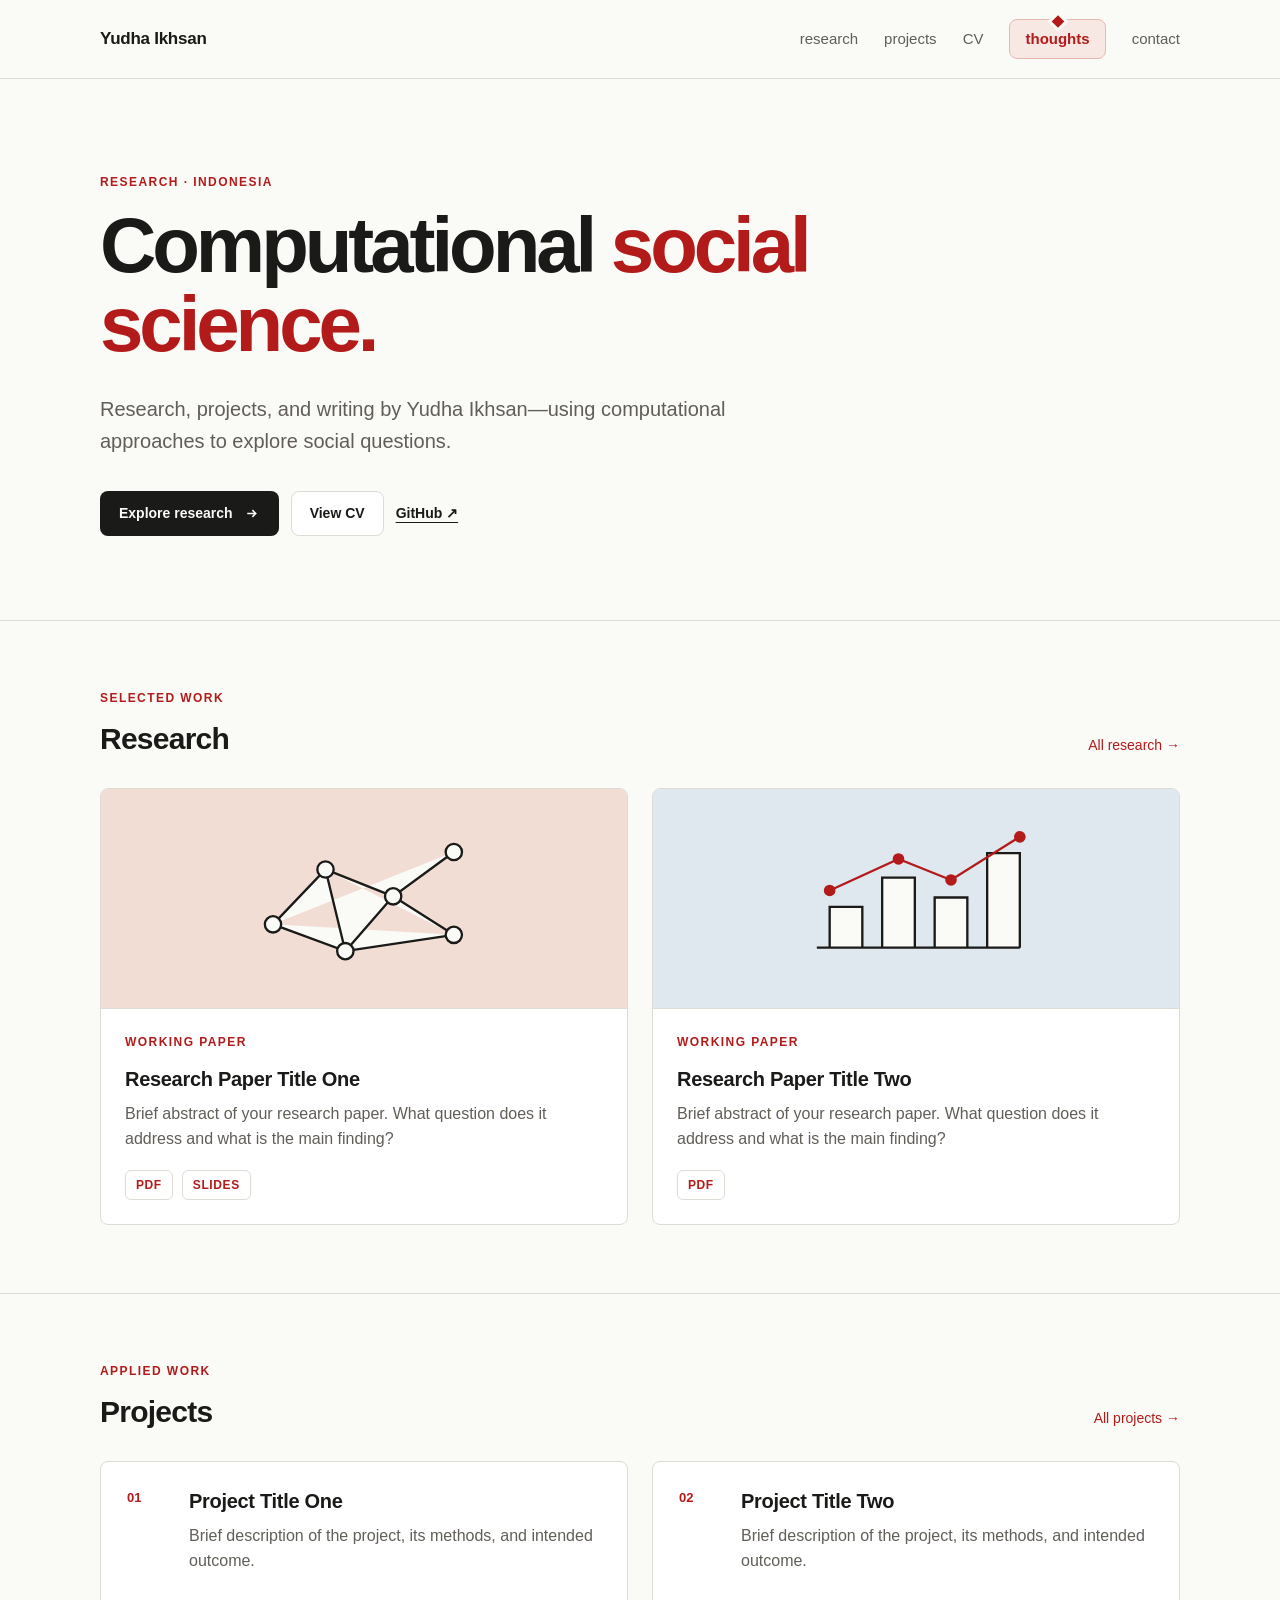
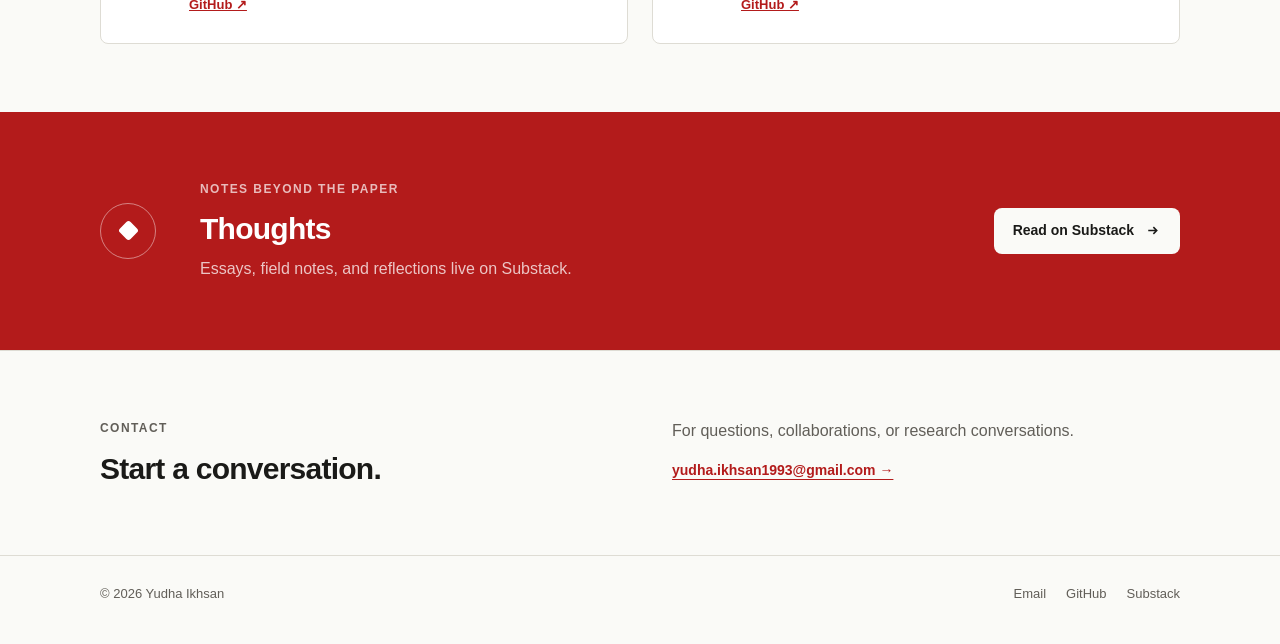
<file: index.html>
<!doctype html>
<html lang="en">
<head>
  <meta charset="utf-8">
  <meta name="viewport" content="width=device-width, initial-scale=1">
  <meta name="description" content="Yudha Ikhsan researches computational social science.">
  <meta name="theme-color" content="#fafaf7">
  <title>Yudha Ikhsan — Computational Social Science</title>
  <link rel="stylesheet" href="styles.css">
  <script src="script.js" defer></script>
</head>
<body>
<a class="skip-link" href="#main">Skip to content</a>
<header class="site-header">
  <div class="shell header-inner">
    <a class="brand" href="index.html" aria-label="Yudha Ikhsan home">Yudha Ikhsan</a>
    <button class="menu-toggle" type="button" aria-expanded="false" aria-controls="site-nav">
      <span></span><span></span><span></span><span class="sr-only">Menu</span>
    </button>
    <nav class="site-nav" id="site-nav" aria-label="Primary navigation">
      <a href="research.html">research</a><a href="projects.html">projects</a><a href="cv.html">CV</a>
      <a class="thoughts-link" href="https://substack.com/@yudhaikhsan" target="_blank" rel="noopener noreferrer" aria-label="Read thoughts on Substack, opens in a new tab">thoughts</a>
      <a href="contact.html">contact</a>
    </nav>
  </div>
</header>
<main id="main">
<section class="hero shell">
  <p class="eyebrow">Research · Indonesia</p>
  <h1>Computational <span>social science.</span></h1>
  <p class="hero-lede">Research, projects, and writing by Yudha Ikhsan—using computational approaches to explore social questions.</p>
  <div class="hero-actions">
    <a class="button primary" href="research.html">Explore research <svg aria-hidden="true" viewBox="0 0 20 20"><path d="M5 10h10M11 6l4 4-4 4"/></svg></a>
    <a class="button secondary" href="cv.html">View CV</a>
    <a class="text-link" href="https://github.com/yudaikhsan" target="_blank" rel="noopener noreferrer">GitHub ↗</a>
  </div>
</section>

<section class="section ruled">
  <div class="shell">
    <div class="section-heading"><div><p class="kicker">Selected work</p><h2>Research</h2></div><a href="research.html">All research →</a></div>
    <div class="card-grid two">
      <article class="feature-card">
        <div class="card-art warm"><svg aria-hidden="true" viewBox="0 0 240 140" class="card-art-svg">
      <path d="M42 92 87 45l58 23 52-38M87 45l17 70 41-47 52 33M42 92l62 23 93-14"/>
      <circle cx="42" cy="92" r="7"/><circle cx="87" cy="45" r="7"/><circle cx="104" cy="115" r="7"/>
      <circle cx="145" cy="68" r="7"/><circle cx="197" cy="30" r="7"/><circle cx="197" cy="101" r="7"/>
    </svg></div>
        <div class="card-content"><p class="card-label">Working paper</p><h3><a href="research.html">Research Paper Title One</a></h3><p>Brief abstract of your research paper. What question does it address and what is the main finding?</p><div class="card-links"><a href="#">PDF</a><a href="#">Slides</a></div></div>
      </article>
      <article class="feature-card">
        <div class="card-art cool"><svg aria-hidden="true" viewBox="0 0 240 140" class="card-art-svg">
      <path d="M35 112h174M46 112V77h28v35M91 112V52h28v60M136 112V69h28v43M181 112V31h28v81"/>
      <path class="accent-stroke" d="m46 63 59-27 45 18 59-37"/>
      <circle class="accent-fill" cx="46" cy="63" r="5"/><circle class="accent-fill" cx="105" cy="36" r="5"/>
      <circle class="accent-fill" cx="150" cy="54" r="5"/><circle class="accent-fill" cx="209" cy="17" r="5"/>
    </svg></div>
        <div class="card-content"><p class="card-label">Working paper</p><h3><a href="research.html">Research Paper Title Two</a></h3><p>Brief abstract of your research paper. What question does it address and what is the main finding?</p><div class="card-links"><a href="#">PDF</a></div></div>
      </article>
    </div>
  </div>
</section>

<section class="section ruled">
  <div class="shell">
    <div class="section-heading"><div><p class="kicker">Applied work</p><h2>Projects</h2></div><a href="projects.html">All projects →</a></div>
    <div class="compact-grid">
      <article class="compact-card"><span class="index">01</span><div><h3><a href="projects.html">Project Title One</a></h3><p>Brief description of the project, its methods, and intended outcome.</p><a class="micro-link" href="#">GitHub ↗</a></div></article>
      <article class="compact-card"><span class="index">02</span><div><h3><a href="projects.html">Project Title Two</a></h3><p>Brief description of the project, its methods, and intended outcome.</p><a class="micro-link" href="#">GitHub ↗</a></div></article>
    </div>
  </div>
</section>

<section class="thoughts-panel section">
  <div class="shell thoughts-layout">
    <div class="thoughts-symbol" aria-hidden="true"><span></span></div>
    <div><p class="kicker">Notes beyond the paper</p><h2>Thoughts</h2><p>Essays, field notes, and reflections live on Substack.</p></div>
    <a class="button light" href="https://substack.com/@yudhaikhsan" target="_blank" rel="noopener noreferrer">Read on Substack <svg aria-hidden="true" viewBox="0 0 20 20"><path d="M5 10h10M11 6l4 4-4 4"/></svg></a>
  </div>
</section>

<section class="section ruled">
  <div class="shell contact-band">
    <div><p class="kicker">Contact</p><h2>Start a conversation.</h2></div>
    <div><p>For questions, collaborations, or research conversations.</p><a class="text-link accent" href="mailto:yudha.ikhsan1993@gmail.com">yudha.ikhsan1993@gmail.com →</a></div>
  </div>
</section></main>
<footer class="site-footer">
  <div class="shell footer-inner">
    <span>© <span data-current-year></span> Yudha Ikhsan</span>
    <div class="footer-links">
      <a href="mailto:yudha.ikhsan1993@gmail.com">Email</a>
      <a href="https://github.com/yudaikhsan" target="_blank" rel="noopener noreferrer">GitHub</a>
      <a href="https://substack.com/@yudhaikhsan" target="_blank" rel="noopener noreferrer">Substack</a>
    </div>
  </div>
</footer>
</body>
</html>
</file>
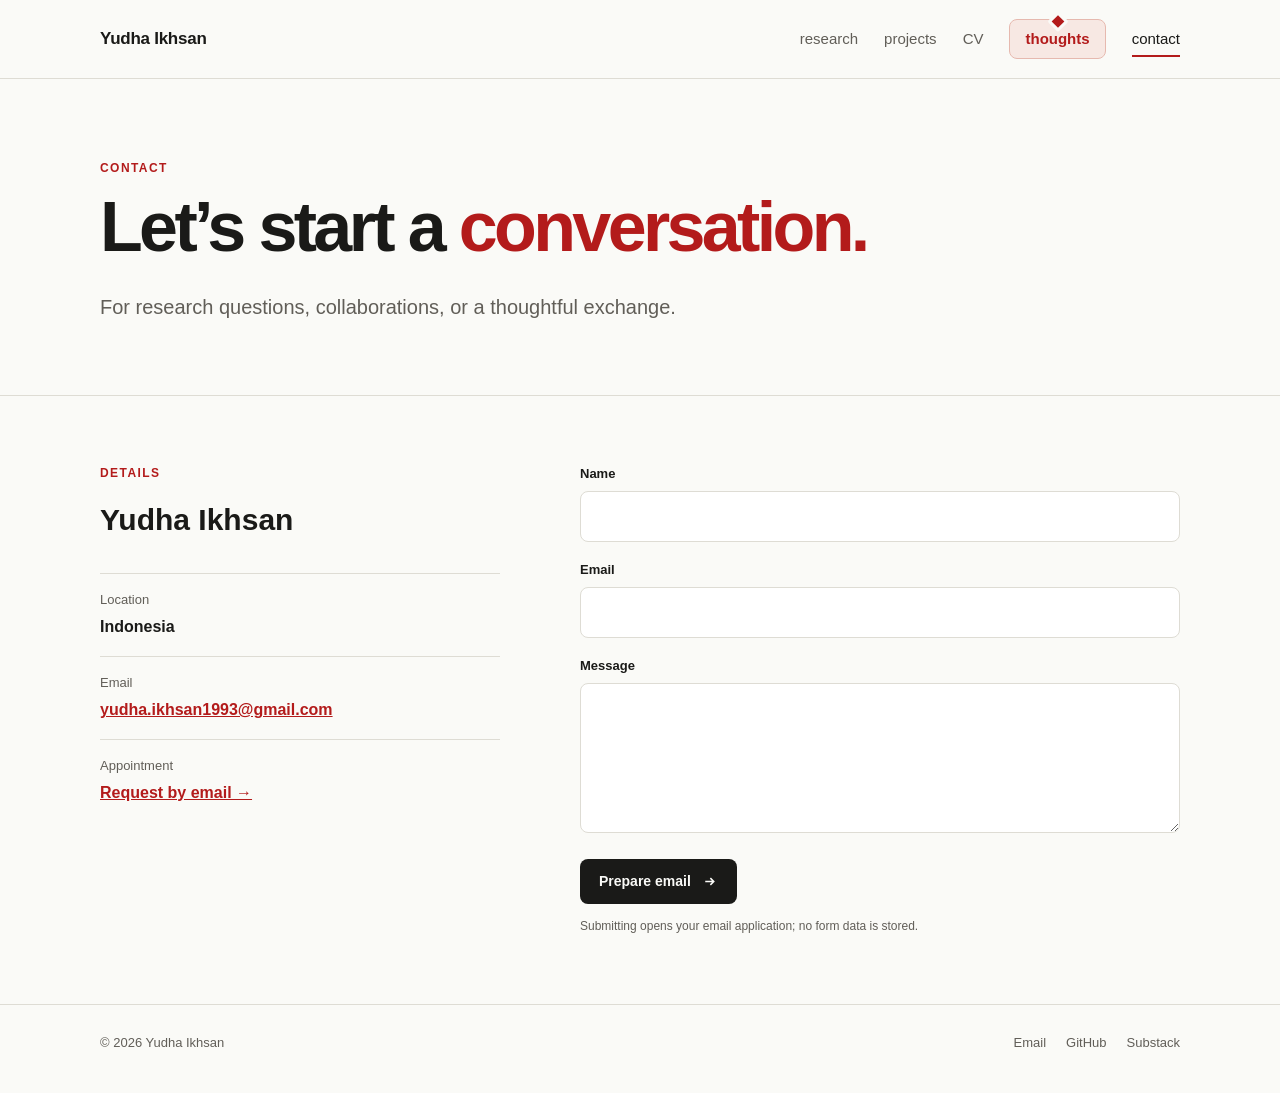
<file: contact.html>
<!doctype html>
<html lang="en">
<head>
  <meta charset="utf-8">
  <meta name="viewport" content="width=device-width, initial-scale=1">
  <meta name="description" content="Contact Yudha Ikhsan.">
  <meta name="theme-color" content="#fafaf7">
  <title>Contact — Yudha Ikhsan</title>
  <link rel="stylesheet" href="styles.css">
  <script src="script.js" defer></script>
</head>
<body>
<a class="skip-link" href="#main">Skip to content</a>
<header class="site-header">
  <div class="shell header-inner">
    <a class="brand" href="index.html" aria-label="Yudha Ikhsan home">Yudha Ikhsan</a>
    <button class="menu-toggle" type="button" aria-expanded="false" aria-controls="site-nav">
      <span></span><span></span><span></span><span class="sr-only">Menu</span>
    </button>
    <nav class="site-nav" id="site-nav" aria-label="Primary navigation">
      <a href="research.html">research</a><a href="projects.html">projects</a><a href="cv.html">CV</a>
      <a class="thoughts-link" href="https://substack.com/@yudhaikhsan" target="_blank" rel="noopener noreferrer" aria-label="Read thoughts on Substack, opens in a new tab">thoughts</a>
      <a href="contact.html" class="active" aria-current="page">contact</a>
    </nav>
  </div>
</header>
<main id="main">
<section class="page-hero shell"><p class="eyebrow">Contact</p><h1>Let’s start a <span>conversation.</span></h1><p>For research questions, collaborations, or a thoughtful exchange.</p></section>
<section class="section ruled"><div class="shell contact-layout">
  <div class="contact-details"><p class="kicker">Details</p><h2>Yudha Ikhsan</h2><dl><div><dt>Location</dt><dd>Indonesia</dd></div><div><dt>Email</dt><dd><a href="mailto:yudha.ikhsan1993@gmail.com">yudha.ikhsan1993@gmail.com</a></dd></div><div><dt>Appointment</dt><dd><a href="mailto:yudha.ikhsan1993@gmail.com?subject=Appointment%20request">Request by email →</a></dd></div></dl></div>
  <form class="contact-form" data-mailto-form>
    <div class="field"><label for="name">Name</label><input id="name" name="name" autocomplete="name" required></div>
    <div class="field"><label for="email">Email</label><input id="email" name="email" type="email" autocomplete="email" required></div>
    <div class="field"><label for="message">Message</label><textarea id="message" name="message" required></textarea></div>
    <button class="button primary" type="submit">Prepare email <svg aria-hidden="true" viewBox="0 0 20 20"><path d="M5 10h10M11 6l4 4-4 4"/></svg></button>
    <p class="form-note">Submitting opens your email application; no form data is stored.</p>
  </form>
</div></section></main>
<footer class="site-footer">
  <div class="shell footer-inner">
    <span>© <span data-current-year></span> Yudha Ikhsan</span>
    <div class="footer-links">
      <a href="mailto:yudha.ikhsan1993@gmail.com">Email</a>
      <a href="https://github.com/yudaikhsan" target="_blank" rel="noopener noreferrer">GitHub</a>
      <a href="https://substack.com/@yudhaikhsan" target="_blank" rel="noopener noreferrer">Substack</a>
    </div>
  </div>
</footer>
</body>
</html>
</file>
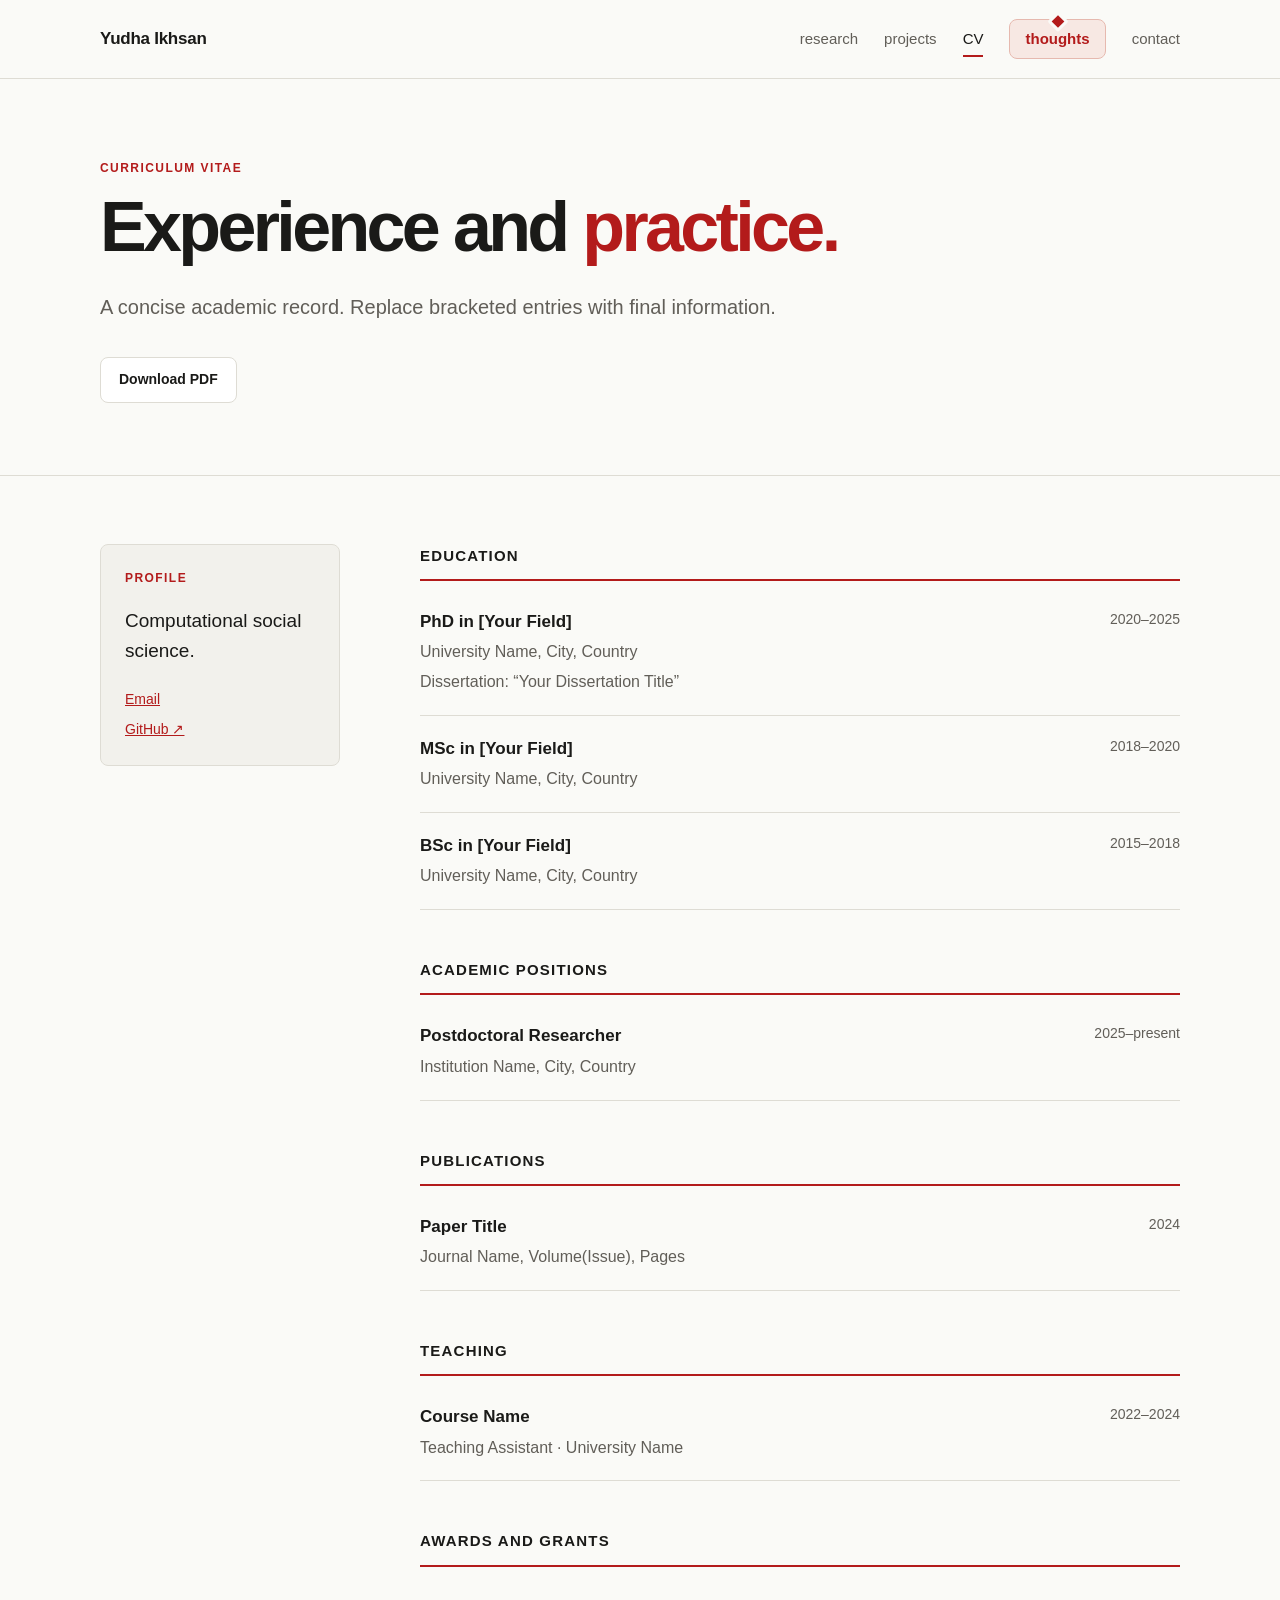
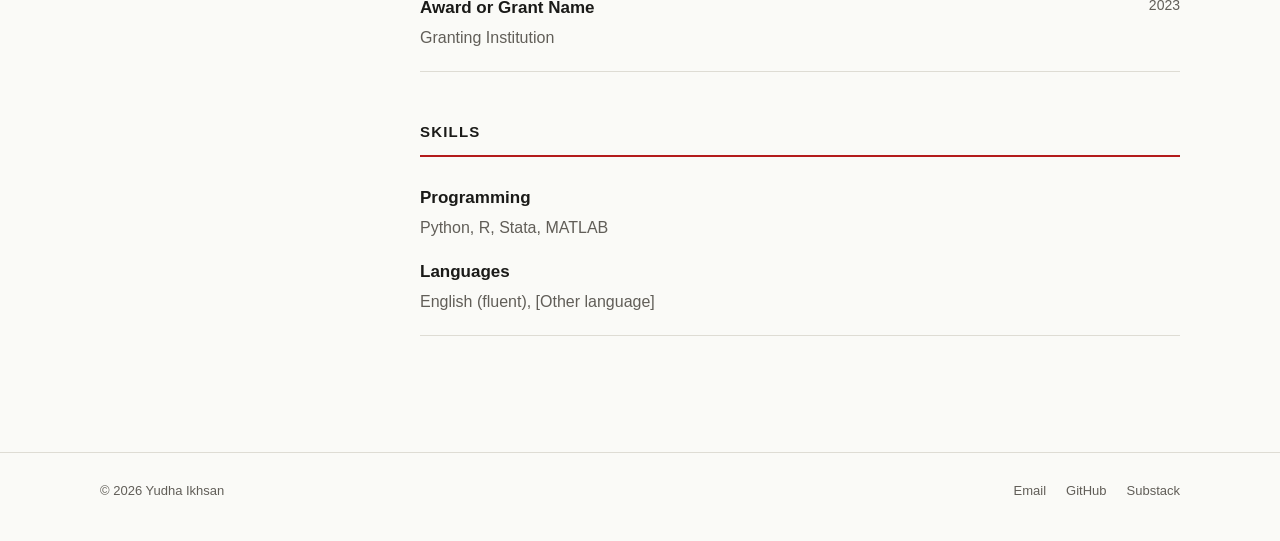
<file: cv.html>
<!doctype html>
<html lang="en">
<head>
  <meta charset="utf-8">
  <meta name="viewport" content="width=device-width, initial-scale=1">
  <meta name="description" content="Curriculum vitae of Yudha Ikhsan.">
  <meta name="theme-color" content="#fafaf7">
  <title>CV — Yudha Ikhsan</title>
  <link rel="stylesheet" href="styles.css">
  <script src="script.js" defer></script>
</head>
<body>
<a class="skip-link" href="#main">Skip to content</a>
<header class="site-header">
  <div class="shell header-inner">
    <a class="brand" href="index.html" aria-label="Yudha Ikhsan home">Yudha Ikhsan</a>
    <button class="menu-toggle" type="button" aria-expanded="false" aria-controls="site-nav">
      <span></span><span></span><span></span><span class="sr-only">Menu</span>
    </button>
    <nav class="site-nav" id="site-nav" aria-label="Primary navigation">
      <a href="research.html">research</a><a href="projects.html">projects</a><a href="cv.html" class="active" aria-current="page">CV</a>
      <a class="thoughts-link" href="https://substack.com/@yudhaikhsan" target="_blank" rel="noopener noreferrer" aria-label="Read thoughts on Substack, opens in a new tab">thoughts</a>
      <a href="contact.html">contact</a>
    </nav>
  </div>
</header>
<main id="main">
<section class="page-hero shell"><p class="eyebrow">Curriculum vitae</p><h1>Experience and <span>practice.</span></h1><p>A concise academic record. Replace bracketed entries with final information.</p><div class="hero-actions"><a class="button secondary" href="#">Download PDF</a></div></section>
<section class="section ruled"><div class="shell cv-layout">
  <aside class="cv-aside"><p class="kicker">Profile</p><p>Computational social science.</p><div class="aside-links"><a href="mailto:yudha.ikhsan1993@gmail.com">Email</a><a href="https://github.com/yudaikhsan" target="_blank" rel="noopener noreferrer">GitHub ↗</a></div></aside>
  <div class="cv-main">
    <section class="cv-section"><h2>Education</h2><div class="cv-entry"><div><h3>PhD in [Your Field]</h3><p>University Name, City, Country</p><p>Dissertation: “Your Dissertation Title”</p></div><time>2020–2025</time></div><div class="cv-entry"><div><h3>MSc in [Your Field]</h3><p>University Name, City, Country</p></div><time>2018–2020</time></div><div class="cv-entry"><div><h3>BSc in [Your Field]</h3><p>University Name, City, Country</p></div><time>2015–2018</time></div></section>
    <section class="cv-section"><h2>Academic positions</h2><div class="cv-entry"><div><h3>Postdoctoral Researcher</h3><p>Institution Name, City, Country</p></div><time>2025–present</time></div></section>
    <section class="cv-section"><h2>Publications</h2><div class="cv-entry"><div><h3>Paper Title</h3><p>Journal Name, Volume(Issue), Pages</p></div><time>2024</time></div></section>
    <section class="cv-section"><h2>Teaching</h2><div class="cv-entry"><div><h3>Course Name</h3><p>Teaching Assistant · University Name</p></div><time>2022–2024</time></div></section>
    <section class="cv-section"><h2>Awards and grants</h2><div class="cv-entry"><div><h3>Award or Grant Name</h3><p>Granting Institution</p></div><time>2023</time></div></section>
    <section class="cv-section"><h2>Skills</h2><div class="cv-entry"><div><h3>Programming</h3><p>Python, R, Stata, MATLAB</p><h3 class="spaced">Languages</h3><p>English (fluent), [Other language]</p></div></div></section>
  </div>
</div></section></main>
<footer class="site-footer">
  <div class="shell footer-inner">
    <span>© <span data-current-year></span> Yudha Ikhsan</span>
    <div class="footer-links">
      <a href="mailto:yudha.ikhsan1993@gmail.com">Email</a>
      <a href="https://github.com/yudaikhsan" target="_blank" rel="noopener noreferrer">GitHub</a>
      <a href="https://substack.com/@yudhaikhsan" target="_blank" rel="noopener noreferrer">Substack</a>
    </div>
  </div>
</footer>
</body>
</html>
</file>
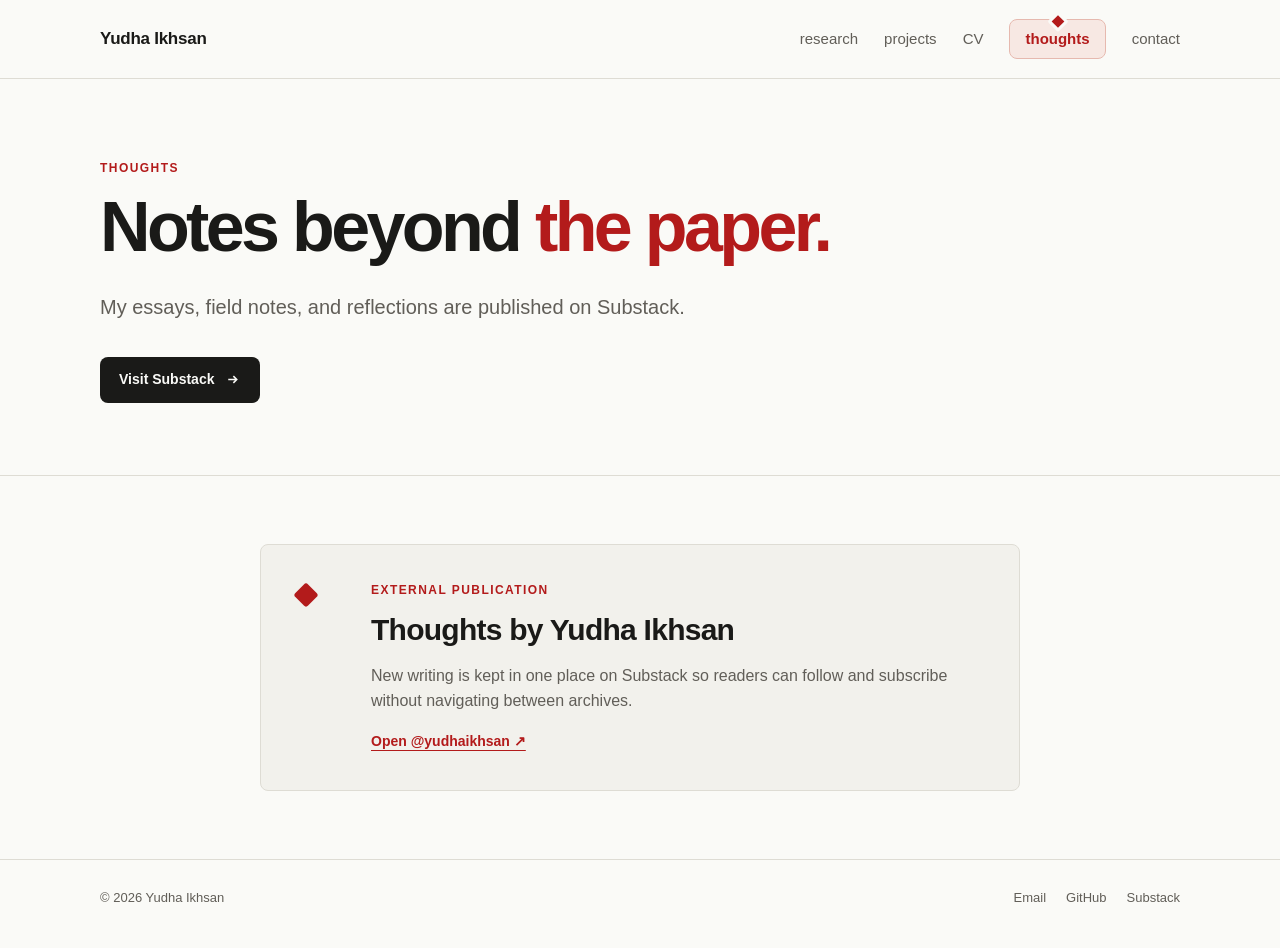
<file: posts.html>
<!doctype html>
<html lang="en">
<head>
  <meta charset="utf-8">
  <meta name="viewport" content="width=device-width, initial-scale=1">
  <meta name="description" content="Writing and reflections by Yudha Ikhsan on Substack.">
  <meta name="theme-color" content="#fafaf7">
  <title>Thoughts — Yudha Ikhsan</title>
  <link rel="stylesheet" href="styles.css">
  <script src="script.js" defer></script>
</head>
<body>
<a class="skip-link" href="#main">Skip to content</a>
<header class="site-header">
  <div class="shell header-inner">
    <a class="brand" href="index.html" aria-label="Yudha Ikhsan home">Yudha Ikhsan</a>
    <button class="menu-toggle" type="button" aria-expanded="false" aria-controls="site-nav">
      <span></span><span></span><span></span><span class="sr-only">Menu</span>
    </button>
    <nav class="site-nav" id="site-nav" aria-label="Primary navigation">
      <a href="research.html">research</a><a href="projects.html">projects</a><a href="cv.html">CV</a>
      <a class="thoughts-link" href="https://substack.com/@yudhaikhsan" target="_blank" rel="noopener noreferrer" aria-label="Read thoughts on Substack, opens in a new tab">thoughts</a>
      <a href="contact.html">contact</a>
    </nav>
  </div>
</header>
<main id="main">
<section class="page-hero shell"><p class="eyebrow">Thoughts</p><h1>Notes beyond <span>the paper.</span></h1><p>My essays, field notes, and reflections are published on Substack.</p><div class="hero-actions"><a class="button primary" href="https://substack.com/@yudhaikhsan" target="_blank" rel="noopener noreferrer">Visit Substack <svg aria-hidden="true" viewBox="0 0 20 20"><path d="M5 10h10M11 6l4 4-4 4"/></svg></a></div></section>
<section class="section ruled"><div class="shell narrow"><div class="editorial-note"><span class="editorial-mark" aria-hidden="true"></span><div><p class="kicker">External publication</p><h2>Thoughts by Yudha Ikhsan</h2><p>New writing is kept in one place on Substack so readers can follow and subscribe without navigating between archives.</p><a class="text-link accent" href="https://substack.com/@yudhaikhsan" target="_blank" rel="noopener noreferrer">Open @yudhaikhsan ↗</a></div></div></div></section></main>
<footer class="site-footer">
  <div class="shell footer-inner">
    <span>© <span data-current-year></span> Yudha Ikhsan</span>
    <div class="footer-links">
      <a href="mailto:yudha.ikhsan1993@gmail.com">Email</a>
      <a href="https://github.com/yudaikhsan" target="_blank" rel="noopener noreferrer">GitHub</a>
      <a href="https://substack.com/@yudhaikhsan" target="_blank" rel="noopener noreferrer">Substack</a>
    </div>
  </div>
</footer>
</body>
</html>
</file>
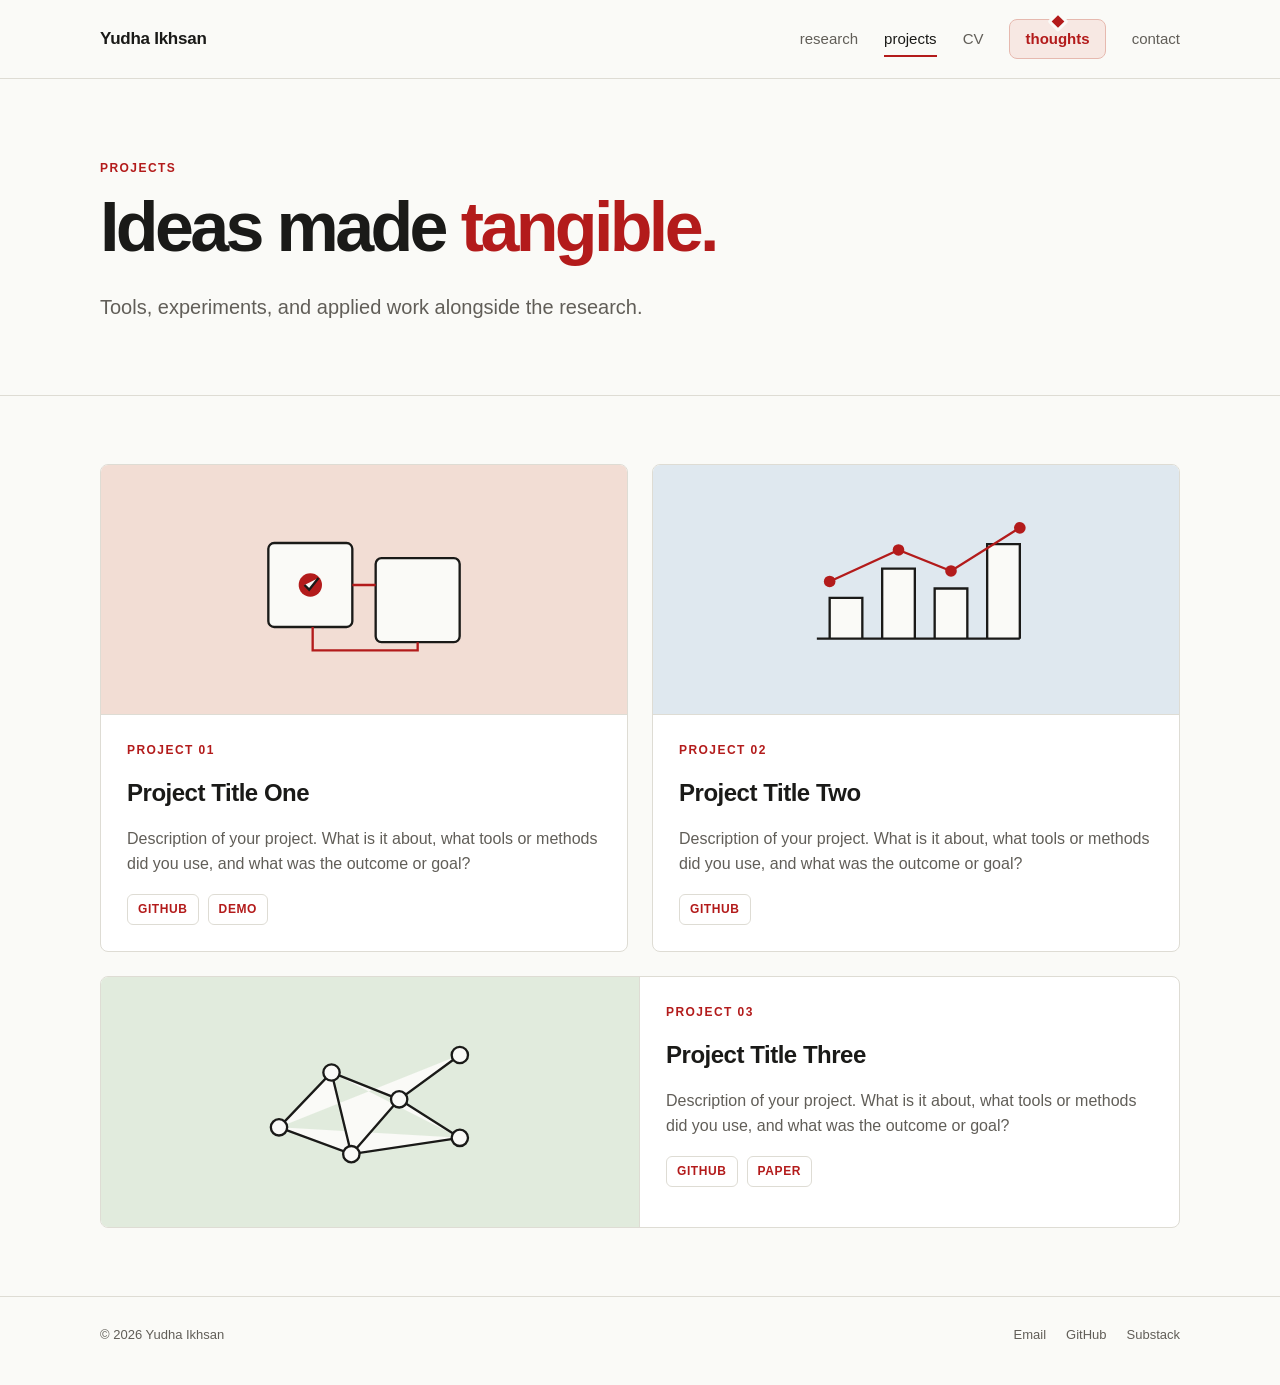
<file: projects.html>
<!doctype html>
<html lang="en">
<head>
  <meta charset="utf-8">
  <meta name="viewport" content="width=device-width, initial-scale=1">
  <meta name="description" content="Projects by Yudha Ikhsan.">
  <meta name="theme-color" content="#fafaf7">
  <title>Projects — Yudha Ikhsan</title>
  <link rel="stylesheet" href="styles.css">
  <script src="script.js" defer></script>
</head>
<body>
<a class="skip-link" href="#main">Skip to content</a>
<header class="site-header">
  <div class="shell header-inner">
    <a class="brand" href="index.html" aria-label="Yudha Ikhsan home">Yudha Ikhsan</a>
    <button class="menu-toggle" type="button" aria-expanded="false" aria-controls="site-nav">
      <span></span><span></span><span></span><span class="sr-only">Menu</span>
    </button>
    <nav class="site-nav" id="site-nav" aria-label="Primary navigation">
      <a href="research.html">research</a><a href="projects.html" class="active" aria-current="page">projects</a><a href="cv.html">CV</a>
      <a class="thoughts-link" href="https://substack.com/@yudhaikhsan" target="_blank" rel="noopener noreferrer" aria-label="Read thoughts on Substack, opens in a new tab">thoughts</a>
      <a href="contact.html">contact</a>
    </nav>
  </div>
</header>
<main id="main">
<section class="page-hero shell"><p class="eyebrow">Projects</p><h1>Ideas made <span>tangible.</span></h1><p>Tools, experiments, and applied work alongside the research.</p></section>
<section class="section ruled"><div class="shell">
  <div class="project-grid">
    <article class="project-card"><div class="project-visual warm"><svg aria-hidden="true" viewBox="0 0 240 140" class="card-art-svg">
      <rect x="38" y="30" width="72" height="72" rx="5"/><rect x="130" y="43" width="72" height="72" rx="5"/>
      <path class="accent-stroke" d="M110 66h20M76 102v20h90v-7"/>
      <circle class="accent-fill" cx="74" cy="66" r="10"/><path d="m69 66 4 4 8-10"/>
    </svg></div><div class="project-copy"><p class="card-label">Project 01</p><h2>Project Title One</h2><p>Description of your project. What is it about, what tools or methods did you use, and what was the outcome or goal?</p><div class="card-links"><a href="#">GitHub</a><a href="#">Demo</a></div></div></article>
    <article class="project-card"><div class="project-visual cool"><svg aria-hidden="true" viewBox="0 0 240 140" class="card-art-svg">
      <path d="M35 112h174M46 112V77h28v35M91 112V52h28v60M136 112V69h28v43M181 112V31h28v81"/>
      <path class="accent-stroke" d="m46 63 59-27 45 18 59-37"/>
      <circle class="accent-fill" cx="46" cy="63" r="5"/><circle class="accent-fill" cx="105" cy="36" r="5"/>
      <circle class="accent-fill" cx="150" cy="54" r="5"/><circle class="accent-fill" cx="209" cy="17" r="5"/>
    </svg></div><div class="project-copy"><p class="card-label">Project 02</p><h2>Project Title Two</h2><p>Description of your project. What is it about, what tools or methods did you use, and what was the outcome or goal?</p><div class="card-links"><a href="#">GitHub</a></div></div></article>
    <article class="project-card"><div class="project-visual green"><svg aria-hidden="true" viewBox="0 0 240 140" class="card-art-svg">
      <path d="M42 92 87 45l58 23 52-38M87 45l17 70 41-47 52 33M42 92l62 23 93-14"/>
      <circle cx="42" cy="92" r="7"/><circle cx="87" cy="45" r="7"/><circle cx="104" cy="115" r="7"/>
      <circle cx="145" cy="68" r="7"/><circle cx="197" cy="30" r="7"/><circle cx="197" cy="101" r="7"/>
    </svg></div><div class="project-copy"><p class="card-label">Project 03</p><h2>Project Title Three</h2><p>Description of your project. What is it about, what tools or methods did you use, and what was the outcome or goal?</p><div class="card-links"><a href="#">GitHub</a><a href="#">Paper</a></div></div></article>
  </div>
</div></section></main>
<footer class="site-footer">
  <div class="shell footer-inner">
    <span>© <span data-current-year></span> Yudha Ikhsan</span>
    <div class="footer-links">
      <a href="mailto:yudha.ikhsan1993@gmail.com">Email</a>
      <a href="https://github.com/yudaikhsan" target="_blank" rel="noopener noreferrer">GitHub</a>
      <a href="https://substack.com/@yudhaikhsan" target="_blank" rel="noopener noreferrer">Substack</a>
    </div>
  </div>
</footer>
</body>
</html>
</file>
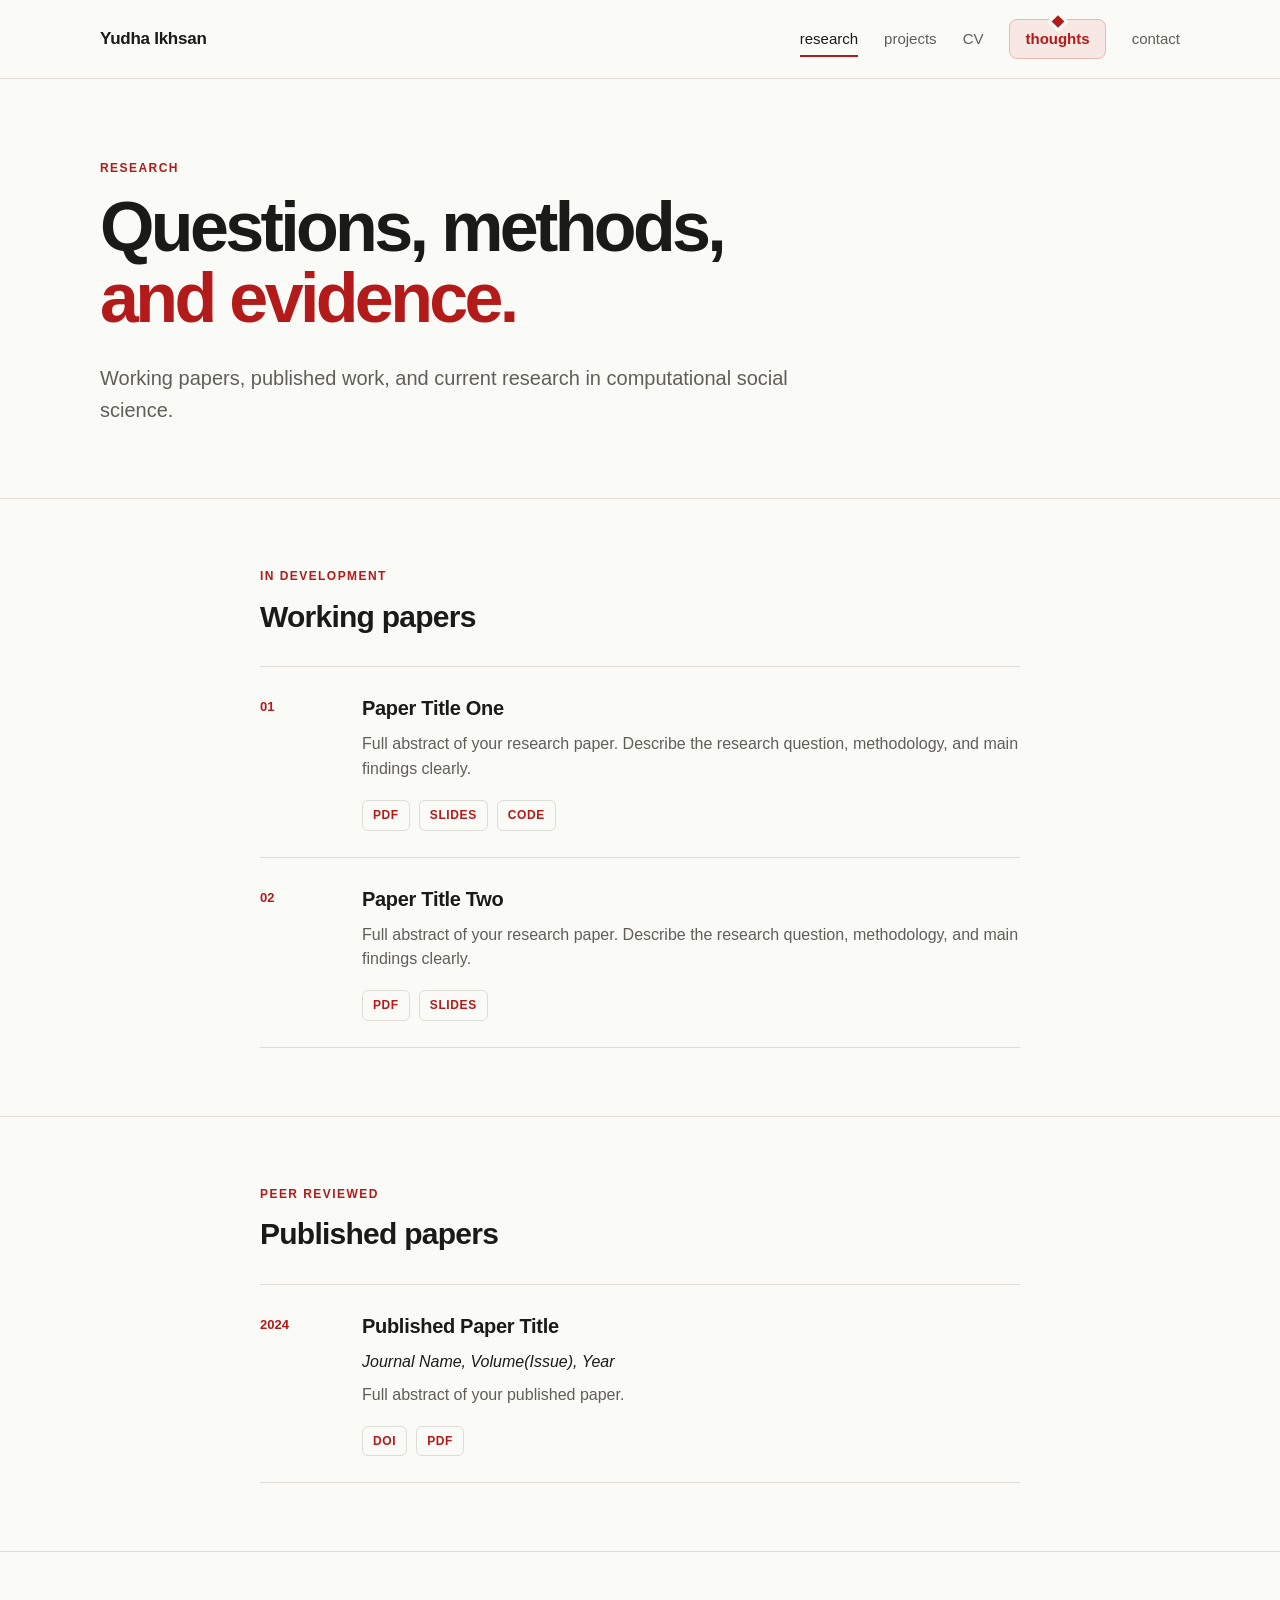
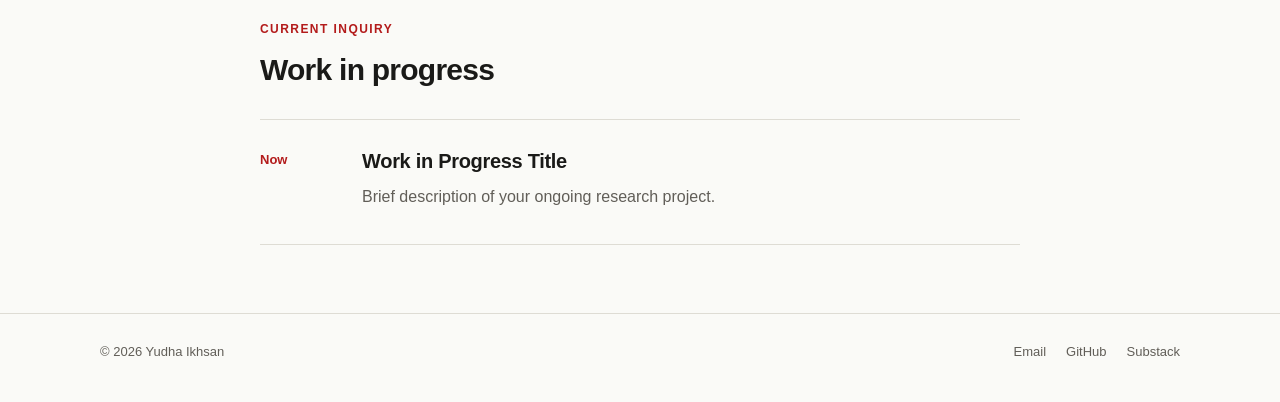
<file: research.html>
<!doctype html>
<html lang="en">
<head>
  <meta charset="utf-8">
  <meta name="viewport" content="width=device-width, initial-scale=1">
  <meta name="description" content="Research papers and current work by Yudha Ikhsan.">
  <meta name="theme-color" content="#fafaf7">
  <title>Research — Yudha Ikhsan</title>
  <link rel="stylesheet" href="styles.css">
  <script src="script.js" defer></script>
</head>
<body>
<a class="skip-link" href="#main">Skip to content</a>
<header class="site-header">
  <div class="shell header-inner">
    <a class="brand" href="index.html" aria-label="Yudha Ikhsan home">Yudha Ikhsan</a>
    <button class="menu-toggle" type="button" aria-expanded="false" aria-controls="site-nav">
      <span></span><span></span><span></span><span class="sr-only">Menu</span>
    </button>
    <nav class="site-nav" id="site-nav" aria-label="Primary navigation">
      <a href="research.html" class="active" aria-current="page">research</a><a href="projects.html">projects</a><a href="cv.html">CV</a>
      <a class="thoughts-link" href="https://substack.com/@yudhaikhsan" target="_blank" rel="noopener noreferrer" aria-label="Read thoughts on Substack, opens in a new tab">thoughts</a>
      <a href="contact.html">contact</a>
    </nav>
  </div>
</header>
<main id="main">
<section class="page-hero shell"><p class="eyebrow">Research</p><h1>Questions, methods,<br><span>and evidence.</span></h1><p>Working papers, published work, and current research in computational social science.</p></section>
<section class="section ruled"><div class="shell narrow">
  <div class="section-heading"><div><p class="kicker">In development</p><h2>Working papers</h2></div></div>
  <article class="publication"><div class="pub-year">01</div><div><h3>Paper Title One</h3><p>Full abstract of your research paper. Describe the research question, methodology, and main findings clearly.</p><div class="card-links"><a href="#">PDF</a><a href="#">Slides</a><a href="#">Code</a></div></div></article>
  <article class="publication"><div class="pub-year">02</div><div><h3>Paper Title Two</h3><p>Full abstract of your research paper. Describe the research question, methodology, and main findings clearly.</p><div class="card-links"><a href="#">PDF</a><a href="#">Slides</a></div></div></article>
</div></section>
<section class="section ruled"><div class="shell narrow">
  <div class="section-heading"><div><p class="kicker">Peer reviewed</p><h2>Published papers</h2></div></div>
  <article class="publication"><div class="pub-year">2024</div><div><h3>Published Paper Title</h3><p class="venue">Journal Name, Volume(Issue), Year</p><p>Full abstract of your published paper.</p><div class="card-links"><a href="#">DOI</a><a href="#">PDF</a></div></div></article>
</div></section>
<section class="section ruled"><div class="shell narrow">
  <div class="section-heading"><div><p class="kicker">Current inquiry</p><h2>Work in progress</h2></div></div>
  <article class="publication"><div class="pub-year">Now</div><div><h3>Work in Progress Title</h3><p>Brief description of your ongoing research project.</p></div></article>
</div></section></main>
<footer class="site-footer">
  <div class="shell footer-inner">
    <span>© <span data-current-year></span> Yudha Ikhsan</span>
    <div class="footer-links">
      <a href="mailto:yudha.ikhsan1993@gmail.com">Email</a>
      <a href="https://github.com/yudaikhsan" target="_blank" rel="noopener noreferrer">GitHub</a>
      <a href="https://substack.com/@yudhaikhsan" target="_blank" rel="noopener noreferrer">Substack</a>
    </div>
  </div>
</footer>
</body>
</html>
</file>
<file: styles.css>
/* Yudha Ikhsan — IRL-inspired academic site */
:root {
  --canvas: #fafaf7;
  --surface: #f2f1ec;
  --paper: #ffffff;
  --ink: #1a1a18;
  --muted: #615e58;
  --line: #dedcd4;
  --accent: #b31b1b;
  --accent-dark: #861313;
  --accent-soft: #f7e8e3;
  --warm: #f2ddd4;
  --cool: #dfe8ef;
  --green: #e1ebdd;
  --max: 1080px;
  --reading: 760px;
  --radius: 8px;
}
* { box-sizing: border-box; }
html { scroll-behavior: smooth; }
body { margin: 0; background: var(--canvas); color: var(--ink); font-family: -apple-system, BlinkMacSystemFont, "Segoe UI", Roboto, Helvetica, Arial, sans-serif; font-size: 16px; line-height: 1.55; -webkit-font-smoothing: antialiased; }
a { color: inherit; }
svg { display: block; }
.shell { width: min(var(--max), calc(100% - 64px)); margin-inline: auto; }
.narrow { max-width: var(--reading); }
.sr-only { position: absolute; width: 1px; height: 1px; padding: 0; margin: -1px; overflow: hidden; clip: rect(0,0,0,0); white-space: nowrap; border: 0; }
.skip-link { position: fixed; left: 16px; top: 12px; transform: translateY(-150%); background: var(--ink); color: white; padding: 10px 14px; border-radius: 6px; z-index: 100; }
.skip-link:focus { transform: translateY(0); }
:focus-visible { outline: 3px solid rgba(179,27,27,.35); outline-offset: 3px; }

.site-header { position: sticky; top: 0; z-index: 50; background: rgba(250,250,247,.94); border-bottom: 1px solid var(--line); backdrop-filter: blur(12px); }
.header-inner { min-height: 78px; display: flex; align-items: center; justify-content: space-between; gap: 32px; }
.brand { font-weight: 760; font-size: 17px; letter-spacing: -.015em; text-decoration: none; white-space: nowrap; }
.site-nav { display: flex; align-items: center; gap: 26px; }
.site-nav > a { color: var(--muted); text-decoration: none; font-size: 15px; border-bottom: 2px solid transparent; padding: 6px 0 4px; }
.site-nav > a:hover, .site-nav > a.active { color: var(--ink); border-bottom-color: var(--accent); }
.site-nav .thoughts-link { position: relative; display: inline-flex; align-items: center; min-height: 38px; padding: 7px 15px; color: var(--accent); font-weight: 700; background: var(--accent-soft); border: 1px solid #e6b9af; border-radius: var(--radius); }
.site-nav .thoughts-link::before { content: ""; position: absolute; width: 9px; height: 9px; left: 50%; top: -6px; background: var(--accent); border: 3px solid var(--canvas); border-radius: 2px; transform: translateX(-50%) rotate(45deg); transition: transform .18s ease; }
.site-nav .thoughts-link:hover { color: var(--accent-dark); background: #f2d9d2; border-color: var(--accent); }
.site-nav .thoughts-link:hover::before { transform: translateX(-50%) rotate(135deg); }
.menu-toggle { display: none; width: 44px; height: 44px; background: transparent; border: 1px solid var(--line); border-radius: var(--radius); padding: 11px; cursor: pointer; }
.menu-toggle > span:not(.sr-only) { display: block; height: 1.5px; width: 100%; background: var(--ink); margin: 4px 0; }

.hero { padding: 94px 0 84px; }
.eyebrow, .kicker, .card-label { margin: 0 0 14px; color: var(--accent); font-size: 12px; font-weight: 780; letter-spacing: .12em; text-transform: uppercase; }
.hero h1, .page-hero h1 { margin: 0; max-width: 830px; font-size: clamp(48px, 7vw, 78px); line-height: 1.02; letter-spacing: -.052em; font-weight: 760; }
.hero h1 span, .page-hero h1 span { color: var(--accent); }
.hero-lede, .page-hero > p:last-of-type { max-width: 700px; margin: 28px 0 0; color: var(--muted); font-size: 20px; line-height: 1.6; }
.hero-actions { display: flex; align-items: center; flex-wrap: wrap; gap: 12px; margin-top: 34px; }
.button { min-height: 44px; padding: 11px 18px; display: inline-flex; align-items: center; justify-content: center; gap: 10px; border: 1px solid transparent; border-radius: var(--radius); font: inherit; font-size: 14px; font-weight: 720; text-decoration: none; cursor: pointer; }
.button svg { width: 17px; height: 17px; fill: none; stroke: currentColor; stroke-width: 1.8; }
.button.primary { background: var(--ink); color: var(--canvas); }
.button.primary:hover { background: var(--accent); }
.button.secondary { border-color: var(--line); background: var(--paper); color: var(--ink); }
.button.secondary:hover { border-color: var(--accent); color: var(--accent); }
.button.light { background: var(--canvas); color: var(--ink); }
.button.light:hover { background: white; color: var(--accent); }
.text-link { color: var(--ink); font-size: 14px; font-weight: 680; text-decoration-thickness: 1px; text-underline-offset: 4px; }
.text-link.accent { color: var(--accent); }

.section { padding: 68px 0; }
.ruled { border-top: 1px solid var(--line); }
.section-heading { display: flex; align-items: end; justify-content: space-between; gap: 24px; margin-bottom: 32px; }
.section-heading h2, .contact-band h2, .thoughts-layout h2, .editorial-note h2 { margin: 0; font-size: 30px; line-height: 1.15; letter-spacing: -.025em; }
.section-heading > a { color: var(--accent); font-size: 14px; text-decoration: none; }
.section-heading > a:hover { text-decoration: underline; text-underline-offset: 4px; }

.card-grid { display: grid; gap: 24px; }
.card-grid.two { grid-template-columns: repeat(2, minmax(0, 1fr)); }
.feature-card { overflow: hidden; border: 1px solid var(--line); border-radius: var(--radius); background: var(--paper); }
.card-art { min-height: 220px; display: grid; place-items: center; border-bottom: 1px solid var(--line); }
.warm { background: var(--warm); }
.cool { background: var(--cool); }
.green { background: var(--green); }
.card-art-svg { width: min(70%, 280px); fill: var(--canvas); stroke: var(--ink); stroke-width: 2; vector-effect: non-scaling-stroke; }
.card-art-svg .accent-stroke { stroke: var(--accent); fill: none; }
.card-art-svg .accent-fill { stroke: none; fill: var(--accent); }
.card-content { padding: 24px; }
.card-content h3, .compact-card h3 { margin: 0; font-size: 20px; line-height: 1.3; letter-spacing: -.015em; }
.card-content h3 a, .compact-card h3 a { text-decoration: none; }
.card-content h3 a:hover, .compact-card h3 a:hover { color: var(--accent); }
.card-content p:not(.card-label), .compact-card p { color: var(--muted); margin: 10px 0 18px; }
.card-links { display: flex; gap: 9px; flex-wrap: wrap; margin-top: 18px; }
.card-links a { padding: 5px 10px; border: 1px solid var(--line); border-radius: 6px; color: var(--accent); font-size: 12px; font-weight: 750; text-decoration: none; text-transform: uppercase; letter-spacing: .05em; }
.card-links a:hover { border-color: var(--accent); background: var(--accent-soft); }

.compact-grid { display: grid; grid-template-columns: repeat(2, 1fr); gap: 24px; }
.compact-card { display: grid; grid-template-columns: 44px 1fr; gap: 18px; padding: 26px; border: 1px solid var(--line); border-radius: var(--radius); background: var(--paper); }
.compact-card .index { color: var(--accent); font-size: 13px; font-weight: 800; }
.micro-link { color: var(--accent); font-size: 13px; font-weight: 720; }

.thoughts-panel { background: var(--accent); color: white; }
.thoughts-layout { display: grid; grid-template-columns: 72px 1fr auto; align-items: center; gap: 28px; }
.thoughts-layout p:not(.kicker) { margin: 10px 0 0; color: rgba(255,255,255,.75); }
.thoughts-layout .kicker { color: rgba(255,255,255,.7); }
.thoughts-symbol { width: 56px; height: 56px; position: relative; border: 1px solid rgba(255,255,255,.45); border-radius: 50%; display: grid; place-items: center; }
.thoughts-symbol span { width: 15px; height: 15px; background: white; border-radius: 3px; transform: rotate(45deg); }
.contact-band { display: grid; grid-template-columns: 1fr 1fr; gap: 64px; align-items: start; }
.contact-band p { color: var(--muted); margin: 0 0 15px; }

.page-hero { padding: 80px 0 72px; }
.page-hero h1 { font-size: clamp(46px, 6vw, 70px); }
.publication { display: grid; grid-template-columns: 80px 1fr; gap: 22px; padding: 26px 0; border-top: 1px solid var(--line); }
.publication:last-child { border-bottom: 1px solid var(--line); }
.pub-year { color: var(--accent); font-size: 13px; font-weight: 800; padding-top: 4px; }
.publication h3 { margin: 0; font-size: 20px; letter-spacing: -.015em; }
.publication p { color: var(--muted); margin: 8px 0; }
.publication .venue { color: var(--ink); font-style: italic; }

.project-grid { display: grid; grid-template-columns: repeat(2, 1fr); gap: 24px; }
.project-card { border: 1px solid var(--line); border-radius: var(--radius); overflow: hidden; background: var(--paper); }
.project-card:nth-child(3) { grid-column: 1 / -1; display: grid; grid-template-columns: 1fr 1fr; }
.project-visual { min-height: 250px; display: grid; place-items: center; border-bottom: 1px solid var(--line); }
.project-card:nth-child(3) .project-visual { border-bottom: 0; border-right: 1px solid var(--line); }
.project-copy { padding: 26px; }
.project-copy h2 { margin: 0; font-size: 24px; letter-spacing: -.02em; }
.project-copy > p:not(.card-label) { color: var(--muted); }

.editorial-note { padding: 36px; background: var(--surface); border: 1px solid var(--line); border-radius: var(--radius); display: grid; grid-template-columns: 50px 1fr; gap: 24px; }
.editorial-mark { width: 18px; height: 18px; margin-top: 5px; background: var(--accent); border-radius: 3px; transform: rotate(45deg); }
.editorial-note p:not(.kicker) { color: var(--muted); }

.cv-layout { display: grid; grid-template-columns: 240px minmax(0, 1fr); gap: 80px; align-items: start; }
.cv-aside { position: sticky; top: 120px; padding: 24px; background: var(--surface); border: 1px solid var(--line); border-radius: var(--radius); }
.cv-aside > p:not(.kicker) { font-size: 19px; }
.aside-links { display: flex; flex-direction: column; gap: 8px; margin-top: 24px; }
.aside-links a { color: var(--accent); font-size: 14px; }
.cv-section { margin: 0 0 48px; }
.cv-section > h2 { margin: 0 0 8px; padding-bottom: 12px; border-bottom: 2px solid var(--accent); font-size: 15px; letter-spacing: .08em; text-transform: uppercase; }
.cv-entry { display: flex; justify-content: space-between; gap: 24px; padding: 20px 0; border-bottom: 1px solid var(--line); }
.cv-entry h3 { margin: 0; font-size: 17px; }
.cv-entry h3.spaced { margin-top: 18px; }
.cv-entry p { margin: 5px 0 0; color: var(--muted); }
.cv-entry time { flex: 0 0 auto; color: var(--muted); font-size: 14px; }

.contact-layout { display: grid; grid-template-columns: .8fr 1.2fr; gap: 80px; }
.contact-details h2 { font-size: 30px; margin: 0; }
dl { margin: 30px 0 0; }
dl > div { padding: 16px 0; border-top: 1px solid var(--line); }
dt { color: var(--muted); font-size: 13px; }
dd { margin: 5px 0 0; font-weight: 650; }
dd a { color: var(--accent); }
.contact-form { display: flex; flex-direction: column; gap: 18px; }
.field label { display: block; margin-bottom: 7px; font-size: 13px; font-weight: 700; }
.field input, .field textarea { width: 100%; padding: 12px 14px; border: 1px solid var(--line); border-radius: var(--radius); background: var(--paper); color: var(--ink); font: inherit; }
.field textarea { min-height: 150px; resize: vertical; }
.contact-form .button { align-self: flex-start; }
.form-note { margin: -5px 0 0; color: var(--muted); font-size: 12px; }

.site-footer { border-top: 1px solid var(--line); padding: 28px 0 40px; }
.footer-inner { display: flex; justify-content: space-between; gap: 24px; color: var(--muted); font-size: 13px; }
.footer-links { display: flex; gap: 20px; }
.footer-links a { color: var(--muted); text-decoration: none; }
.footer-links a:hover { color: var(--accent); }

@media (prefers-reduced-motion: reduce) { html { scroll-behavior: auto; } *, *::before, *::after { transition: none !important; } }
@media (max-width: 900px) {
  .site-nav { gap: 15px; }
  .site-nav > a { font-size: 14px; }
  .card-art { min-height: 190px; }
  .cv-layout, .contact-layout { gap: 40px; }
}
@media (max-width: 760px) {
  .shell { width: min(100% - 40px, var(--max)); }
  .header-inner { min-height: 68px; }
  .menu-toggle { display: block; }
  .site-nav { display: none; position: absolute; top: 68px; left: 0; right: 0; padding: 18px 20px 24px; background: var(--canvas); border-bottom: 1px solid var(--line); box-shadow: 0 10px 24px rgba(20,20,18,.08); flex-direction: column; align-items: stretch; gap: 3px; }
  .site-nav.open { display: flex; }
  .site-nav > a { min-height: 44px; display: flex; align-items: center; padding: 8px 4px; }
  .site-nav .thoughts-link { justify-content: center; margin: 8px 0; padding: 8px 15px; }
  .hero { padding: 68px 0 62px; }
  .hero h1 { font-size: clamp(45px, 14vw, 64px); }
  .hero-lede, .page-hero > p:last-of-type { font-size: 18px; }
  .section { padding: 52px 0; }
  .card-grid.two, .compact-grid, .project-grid, .contact-band, .cv-layout, .contact-layout { grid-template-columns: 1fr; }
  .thoughts-layout { grid-template-columns: 56px 1fr; }
  .thoughts-layout .button { grid-column: 1 / -1; justify-self: start; }
  .project-card:nth-child(3) { grid-column: auto; display: block; }
  .project-card:nth-child(3) .project-visual { border-right: 0; border-bottom: 1px solid var(--line); }
  .cv-aside { position: static; }
  .footer-inner { flex-direction: column; }
}
@media (max-width: 480px) {
  .shell { width: min(100% - 32px, var(--max)); }
  .section-heading { align-items: start; }
  .section-heading h2 { font-size: 27px; }
  .publication { grid-template-columns: 1fr; gap: 8px; }
  .contact-band { gap: 26px; }
  .card-art { min-height: 175px; }
  .cv-entry { flex-direction: column; gap: 8px; }
  .footer-links { flex-wrap: wrap; }
}
</file>
